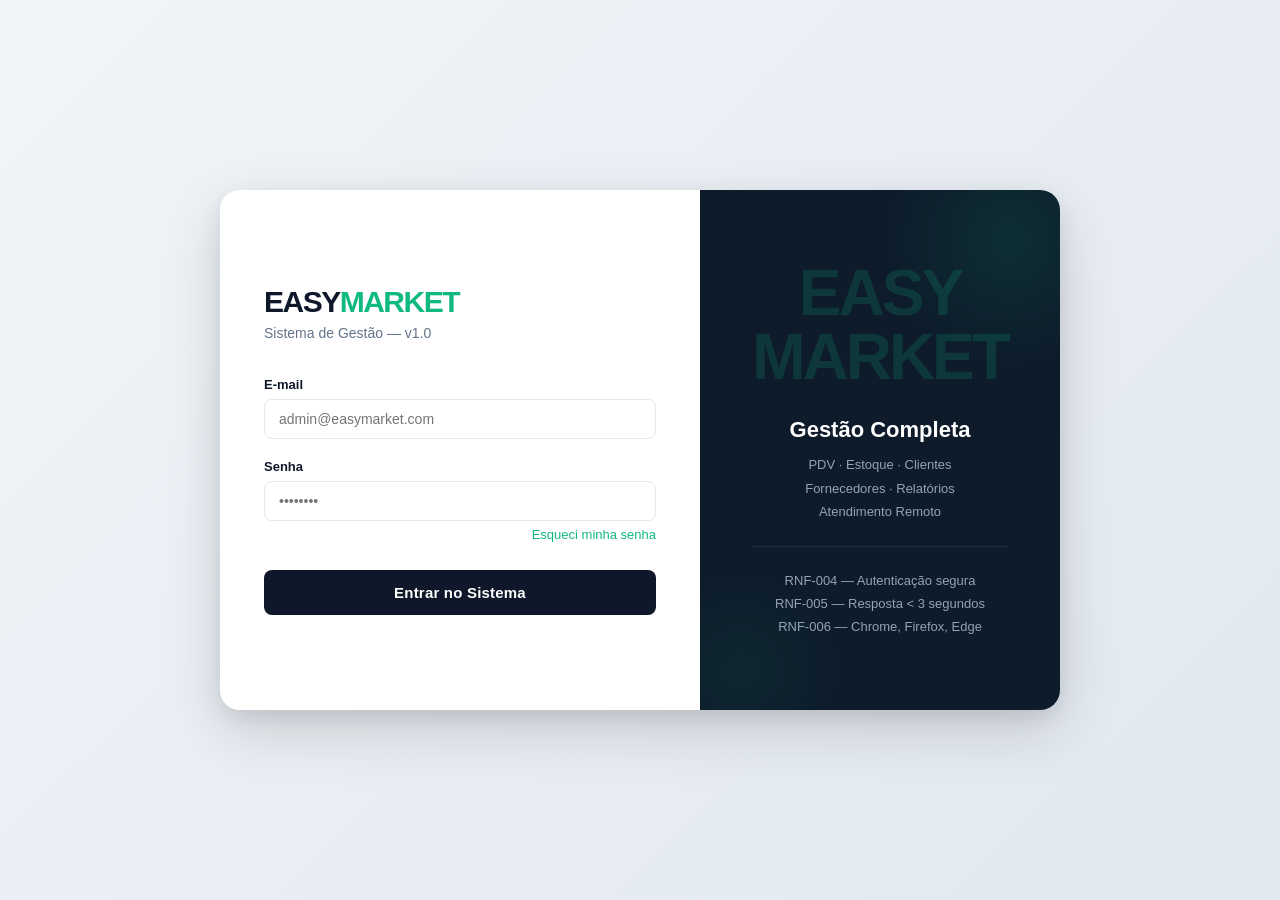
<file: src/main/resources/static/index.html>
<!DOCTYPE html>
<html lang="pt-BR">
<head>
  <meta charset="UTF-8">
  <meta name="viewport" content="width=device-width, initial-scale=1.0">
  <title>EasyMarket — Login</title>
  <link rel="stylesheet" href="styles.css">
</head>
<body class="login-body">

<div class="login-wrap">
  <div class="login-form-panel">
    <div class="login-logo">
      <span class="logo-easy">EASY</span><span class="logo-market">MARKET</span>
    </div>
    <p class="login-tagline">Sistema de Gestão — v1.0</p>

    <form id="loginForm">
      <div class="form-group">
        <label for="loginEmail">E-mail</label>
        <input type="email" id="loginEmail" placeholder="admin@easymarket.com" autocomplete="email" required>
      </div>
      <div class="form-group">
        <label for="loginPassword">Senha</label>
        <input type="password" id="loginPassword" placeholder="••••••••" autocomplete="current-password" required>
        <a href="#" class="forgot-link">Esqueci minha senha</a>
      </div>
      <button type="submit" class="btn-login" id="btnLogin">Entrar no Sistema</button>
      <div id="loginError" class="login-error hidden">
        E-mail ou senha inválidos.
      </div>
    </form>
  </div>

  <div class="login-promo">
    <div class="promo-inner">
      <div class="promo-ghost">EASY<br>MARKET</div>
      <h2>Gestão Completa</h2>
      <p>PDV · Estoque · Clientes<br>Fornecedores · Relatórios<br>Atendimento Remoto</p>
      <hr class="promo-divider">
      <p class="promo-notes">
        RNF-004 — Autenticação segura<br>
        RNF-005 — Resposta &lt; 3 segundos<br>
        RNF-006 — Chrome, Firefox, Edge
      </p>
    </div>
  </div>
</div>

<script>
  const existingUser = sessionStorage.getItem('em_user');
  if (existingUser) {
    try {
      const u = JSON.parse(existingUser);
      if (u.idFuncionario && u.cargo) window.location.href = 'app.html';
    } catch (_) {}
  }

  const cargoLabels = { GERENTE: 'Gerente', OPERADOR: 'Operador', ESTOQUISTA: 'Estoquista' };

  document.getElementById('loginForm').addEventListener('submit', async function (e) {
    e.preventDefault();
    const email = document.getElementById('loginEmail').value.trim();
    const senha = document.getElementById('loginPassword').value;
    const err = document.getElementById('loginError');
    const btn = document.getElementById('btnLogin');
    err.classList.add('hidden');

    if (!email || !senha) { err.classList.remove('hidden'); return; }

    btn.disabled = true;
    btn.textContent = 'Entrando...';

    try {
      const res = await fetch('/auth/login', {
        method: 'POST',
        headers: { 'Content-Type': 'application/json' },
        body: JSON.stringify({ email, senha })
      });

      if (!res.ok) { err.classList.remove('hidden'); return; }

      const data = await res.json();
      sessionStorage.setItem('em_user', JSON.stringify({
        idFuncionario: data.idFuncionario,
        email: data.email,
        name: data.nome,
        cargo: data.cargo,
        role: cargoLabels[data.cargo] || data.cargo
      }));
      window.location.href = 'app.html';
    } catch (_) {
      err.classList.remove('hidden');
    } finally {
      btn.disabled = false;
      btn.textContent = 'Entrar no Sistema';
    }
  });
</script>
</body>
</html>
</file>
<file: src/main/resources/static/styles.css>
*, *::before, *::after {
  box-sizing: border-box;
  margin: 0;
  padding: 0;
}

:root {
  --sidebar-w: 265px;
  --sidebar-bg: #0d1b2a;
  --sidebar-hover: #1a2d40;
  --sidebar-active-glow: rgba(16, 185, 129, 0.15);

  --accent: #10b981;
  --accent-dark: #059669;
  --accent-light: #d1fae5;
  --accent-glow: rgba(16, 185, 129, 0.2);

  --text-primary: #0f172a;
  --text-secondary: #64748b;
  --text-muted: #94a3b8;

  --bg-page: #f1f5f9;
  --bg-subtle: #f8fafc;
  --card-bg: #ffffff;

  --border: #e2e8f0;
  --border-dark: #cbd5e1;

  --red: #ef4444;
  --red-light: #fee2e2;
  --orange: #f59e0b;
  --orange-light: #fef3c7;
  --blue: #3b82f6;
  --blue-light: #dbeafe;
  --green-light: #dcfce7;

  --radius: 12px;
  --radius-sm: 8px;
  --radius-xs: 6px;

  --shadow-sm: 0 1px 2px rgba(0, 0, 0, 0.05);
  --shadow: 0 2px 8px rgba(0, 0, 0, 0.06), 0 1px 3px rgba(0, 0, 0, 0.04);
  --shadow-md: 0 8px 24px rgba(0, 0, 0, 0.08), 0 3px 8px rgba(0, 0, 0, 0.05);
  --shadow-lg: 0 20px 60px rgba(0, 0, 0, 0.15), 0 8px 20px rgba(0, 0, 0, 0.08);
  --shadow-focus: 0 0 0 3px var(--accent-glow);

  --transition-fast: all .15s ease;
  --transition: all .2s ease;
  --transition-slow: all .3s ease;
}

body {
  font-family: -apple-system, BlinkMacSystemFont, 'Segoe UI', Roboto, sans-serif;
  font-size: 14px;
  color: var(--text-primary);
  background: var(--bg-page);
  -webkit-font-smoothing: antialiased;
}

a {
  text-decoration: none;
  color: inherit;
}

button {
  cursor: pointer;
  font-family: inherit;
  font-size: 14px;
  border: none;
  outline: none;
}

input, select, textarea {
  font-family: inherit;
  font-size: 14px;
  outline: none;
}

.hidden {
  display: none !important;
}


/* ========== LOGIN ========== */

.login-body {
  display: flex;
  align-items: center;
  justify-content: center;
  min-height: 100vh;
  background: linear-gradient(135deg, #f1f5f9 0%, #e2e8f0 100%);
}

.login-wrap {
  display: flex;
  width: 840px;
  min-height: 520px;
  border-radius: 20px;
  overflow: hidden;
  box-shadow: var(--shadow-lg);
}

.login-form-panel {
  flex: 1;
  background: #fff;
  padding: 52px 44px;
  display: flex;
  flex-direction: column;
  justify-content: center;
}

.login-logo {
  font-size: 30px;
  font-weight: 800;
  letter-spacing: -1.5px;
  margin-bottom: 6px;
}

.logo-easy {
  color: var(--text-primary);
}

.logo-market {
  color: var(--accent);
}

.login-tagline {
  color: var(--text-secondary);
  margin-bottom: 36px;
  font-size: 14px;
}

.form-group {
  margin-bottom: 20px;
}

.form-group label {
  display: block;
  font-weight: 600;
  margin-bottom: 7px;
  font-size: 13px;
  color: var(--text-primary);
}

.form-group input,
.form-group select {
  width: 100%;
  padding: 11px 14px;
  border: 1.5px solid var(--border);
  border-radius: var(--radius-sm);
  transition: var(--transition);
  background: #fff;
  color: var(--text-primary);
}

.form-group input:focus,
.form-group select:focus {
  border-color: var(--accent);
  box-shadow: var(--shadow-focus);
}

.forgot-link {
  display: block;
  text-align: right;
  color: var(--accent);
  font-size: 13px;
  margin-top: 6px;
}

.btn-login {
  width: 100%;
  padding: 14px;
  background: var(--text-primary);
  color: #fff;
  border-radius: var(--radius-sm);
  font-weight: 700;
  font-size: 15px;
  margin-top: 8px;
  transition: var(--transition);
  letter-spacing: 0.2px;
}

.btn-login:hover {
  background: #1e293b;
  transform: translateY(-1px);
  box-shadow: 0 4px 12px rgba(15, 23, 42, 0.3);
}

.btn-login:active {
  transform: translateY(0);
}

.login-error {
  margin-top: 14px;
  background: var(--red-light);
  color: #991b1b;
  padding: 10px 14px;
  border-radius: var(--radius-sm);
  font-size: 13px;
  border-left: 3px solid var(--red);
}

.login-promo {
  width: 360px;
  background: var(--sidebar-bg);
  color: #fff;
  display: flex;
  align-items: center;
  justify-content: center;
  padding: 44px;
  position: relative;
  overflow: hidden;
}

.login-promo::before {
  content: '';
  position: absolute;
  top: -80px;
  right: -80px;
  width: 260px;
  height: 260px;
  background: radial-gradient(circle, rgba(16,185,129,.12) 0%, transparent 70%);
  border-radius: 50%;
}

.login-promo::after {
  content: '';
  position: absolute;
  bottom: -60px;
  left: -60px;
  width: 200px;
  height: 200px;
  background: radial-gradient(circle, rgba(16,185,129,.08) 0%, transparent 70%);
  border-radius: 50%;
}

.promo-inner {
  text-align: center;
  position: relative;
  z-index: 1;
}

.promo-ghost {
  font-size: 64px;
  font-weight: 900;
  color: rgba(16, 185, 129, 0.18);
  line-height: 1;
  margin-bottom: 28px;
  letter-spacing: -3px;
}

.promo-inner h2 {
  font-size: 22px;
  font-weight: 700;
  margin-bottom: 10px;
}

.promo-inner p {
  color: var(--text-muted);
  font-size: 13px;
  line-height: 1.8;
}

.promo-divider {
  border: none;
  border-top: 1px solid rgba(255, 255, 255, 0.08);
  margin: 22px 0;
}

.promo-notes {
  font-size: 12px;
  color: #64748b;
  line-height: 1.9;
}


/* ========== LAYOUT ========== */

.app-layout {
  display: flex;
  height: 100vh;
  overflow: hidden;
}


/* ========== SIDEBAR ========== */

.sidebar {
  width: var(--sidebar-w);
  background: var(--sidebar-bg);
  display: flex;
  flex-direction: column;
  flex-shrink: 0;
  border-right: 1px solid rgba(255, 255, 255, 0.04);
}

.sidebar-logo {
  padding: 24px 20px 18px;
  border-bottom: 1px solid rgba(255, 255, 255, 0.06);
}

.sidebar-logo .logo-easy {
  color: #fff;
  font-size: 21px;
  font-weight: 800;
  letter-spacing: -0.5px;
}

.sidebar-logo .logo-market {
  color: var(--accent);
  font-size: 21px;
  font-weight: 800;
}

.sidebar-logo .sidebar-version {
  color: #4a6079;
  font-size: 11px;
  margin-top: 3px;
  letter-spacing: 0.3px;
}

.sidebar-nav {
  flex: 1;
  padding: 14px 10px;
  overflow-y: auto;
}

.sidebar-nav::-webkit-scrollbar {
  width: 4px;
}

.sidebar-nav::-webkit-scrollbar-track {
  background: transparent;
}

.sidebar-nav::-webkit-scrollbar-thumb {
  background: rgba(255,255,255,.08);
  border-radius: 4px;
}

.nav-label {
  font-size: 10px;
  font-weight: 700;
  color: #3d5166;
  letter-spacing: 1.2px;
  padding: 16px 12px 7px;
  text-transform: uppercase;
}

.nav-item {
  display: flex;
  align-items: center;
  justify-content: space-between;
  padding: 9px 14px;
  border-radius: var(--radius-sm);
  color: #7a95ad;
  cursor: pointer;
  transition: var(--transition-fast);
  margin-bottom: 2px;
  font-size: 13.5px;
  font-weight: 500;
}

.nav-item:hover {
  background: var(--sidebar-hover);
  color: #e2eaf2;
}

.nav-item.active {
  background: var(--accent);
  color: #fff;
  font-weight: 600;
  box-shadow: 0 2px 8px rgba(16, 185, 129, 0.35);
}

.nav-item .nav-badge {
  background: var(--red);
  color: #fff;
  font-size: 10px;
  font-weight: 700;
  padding: 2px 7px;
  border-radius: 12px;
  min-width: 20px;
  text-align: center;
}

.nav-item.active .nav-badge {
  background: rgba(255, 255, 255, 0.28);
}

.sidebar-user {
  padding: 14px 16px;
  border-top: 1px solid rgba(255, 255, 255, 0.06);
  display: flex;
  align-items: center;
  gap: 10px;
}

.user-avatar {
  width: 36px;
  height: 36px;
  border-radius: 50%;
  background: var(--accent);
  color: #fff;
  font-weight: 700;
  font-size: 14px;
  display: flex;
  align-items: center;
  justify-content: center;
  flex-shrink: 0;
  box-shadow: 0 2px 6px rgba(16, 185, 129, 0.4);
}

.user-name {
  color: #e2eaf2;
  font-weight: 600;
  font-size: 13px;
  white-space: nowrap;
  overflow: hidden;
  text-overflow: ellipsis;
}

.user-role {
  color: #4a6079;
  font-size: 11px;
  margin-top: 1px;
}


/* ========== CONTEÚDO PRINCIPAL ========== */

.main-content {
  flex: 1;
  display: flex;
  flex-direction: column;
  overflow: hidden;
  background: var(--bg-page);
}

.page-header {
  display: flex;
  align-items: center;
  justify-content: space-between;
  padding: 18px 28px;
  background: var(--card-bg);
  border-bottom: 1px solid var(--border);
  flex-shrink: 0;
  box-shadow: 0 1px 3px rgba(0,0,0,.04);
}

.page-header h1 {
  font-size: 20px;
  font-weight: 700;
  color: var(--text-primary);
  letter-spacing: -0.3px;
}

.page-header .sub {
  color: var(--text-secondary);
  font-size: 13px;
  margin-top: 3px;
}

.header-actions {
  display: flex;
  align-items: center;
  gap: 10px;
}

.page-body {
  flex: 1;
  overflow-y: auto;
  padding: 24px 28px;
}

.page-body::-webkit-scrollbar {
  width: 6px;
}

.page-body::-webkit-scrollbar-track {
  background: transparent;
}

.page-body::-webkit-scrollbar-thumb {
  background: var(--border-dark);
  border-radius: 6px;
}

.page {
  display: none;
  flex-direction: column;
  height: 100%;
}

.page.active {
  display: flex;
}


/* ========== BOTÕES ========== */

.btn {
  display: inline-flex;
  align-items: center;
  gap: 6px;
  padding: 9px 18px;
  border-radius: var(--radius-sm);
  font-weight: 600;
  transition: var(--transition);
  white-space: nowrap;
  letter-spacing: 0.1px;
}

.btn:active {
  transform: scale(0.97);
}

.btn-primary {
  background: var(--text-primary);
  color: #fff;
  box-shadow: 0 1px 3px rgba(15, 23, 42, 0.25);
}

.btn-primary:hover {
  background: #1e293b;
  box-shadow: 0 3px 8px rgba(15, 23, 42, 0.3);
  transform: translateY(-1px);
}

.btn-green {
  background: var(--accent);
  color: #fff;
  box-shadow: 0 1px 3px rgba(16, 185, 129, 0.3);
}

.btn-green:hover {
  background: var(--accent-dark);
  box-shadow: 0 3px 8px rgba(16, 185, 129, 0.4);
  transform: translateY(-1px);
}

.btn-outline {
  background: #fff;
  color: var(--text-primary);
  border: 1.5px solid var(--border);
}

.btn-outline:hover {
  border-color: var(--border-dark);
  background: var(--bg-subtle);
}

.btn-danger {
  background: var(--red-light);
  color: var(--red);
  border: 1px solid #fecaca;
}

.btn-danger:hover {
  background: #fecaca;
  border-color: #fca5a5;
}

.btn-sm {
  padding: 6px 13px;
  font-size: 12px;
}

.btn-icon {
  padding: 7px;
  border-radius: 7px;
  background: var(--bg-page);
  color: var(--text-secondary);
  border: 1px solid var(--border);
  transition: var(--transition-fast);
}

.btn-icon:hover {
  background: var(--border);
  color: var(--text-primary);
}


/* ========== INPUTS ========== */

.search-input {
  padding: 9px 14px;
  border: 1.5px solid var(--border);
  border-radius: var(--radius-sm);
  width: 220px;
  transition: var(--transition);
  background: #fff;
}

.search-input:focus {
  border-color: var(--accent);
  box-shadow: var(--shadow-focus);
  width: 260px;
}


/* ========== CARDS ========== */

.card {
  background: var(--card-bg);
  border-radius: var(--radius);
  border: 1px solid var(--border);
  box-shadow: var(--shadow);
}

.card-body {
  padding: 20px;
}


/* ========== DASHBOARD - STATS ========== */

.stats-grid {
  display: grid;
  grid-template-columns: repeat(4, 1fr);
  gap: 16px;
  margin-bottom: 22px;
}

.stat-card {
  background: var(--card-bg);
  border: 1px solid var(--border);
  border-radius: var(--radius);
  padding: 20px 22px;
  box-shadow: var(--shadow);
  transition: var(--transition);
  position: relative;
  overflow: hidden;
}

.stat-card::before {
  content: '';
  position: absolute;
  top: 0;
  left: 0;
  width: 3px;
  height: 100%;
  background: var(--accent);
  border-radius: 3px 0 0 3px;
}

.stat-card:hover {
  transform: translateY(-2px);
  box-shadow: var(--shadow-md);
  border-color: var(--border-dark);
}

.stat-label {
  font-size: 12px;
  color: var(--text-secondary);
  font-weight: 500;
  margin-bottom: 10px;
  text-transform: uppercase;
  letter-spacing: 0.5px;
}

.stat-value {
  font-size: 28px;
  font-weight: 800;
  line-height: 1;
  letter-spacing: -0.5px;
  color: var(--text-primary);
}

.stat-value.danger {
  color: var(--red);
}

.stat-sub {
  font-size: 12px;
  color: var(--text-secondary);
  margin-top: 8px;
}

.stat-sub.up {
  color: var(--accent);
  font-weight: 500;
}

.stat-sub.danger {
  color: var(--red);
}


/* ========== DASHBOARD - GRÁFICOS ========== */

.chart-grid {
  display: grid;
  grid-template-columns: 1fr 290px;
  gap: 16px;
  margin-bottom: 22px;
}

.chart-card {
  background: var(--card-bg);
  border: 1px solid var(--border);
  border-radius: var(--radius);
  padding: 22px;
  box-shadow: var(--shadow);
}

.chart-title {
  font-weight: 700;
  margin-bottom: 18px;
  font-size: 14px;
  color: var(--text-primary);
}

.bar-chart {
  display: flex;
  align-items: flex-end;
  gap: 6px;
  height: 130px;
}

.bar-wrap {
  flex: 1;
  display: flex;
  flex-direction: column;
  align-items: center;
  gap: 6px;
  height: 100%;
}

.bar {
  width: 100%;
  border-radius: 5px 5px 0 0;
  background: #e2e8f0;
  transition: var(--transition-slow);
  min-height: 4px;
}

.bar.today {
  background: var(--accent);
  box-shadow: 0 2px 6px rgba(16, 185, 129, 0.35);
}

.bar-label {
  font-size: 10px;
  color: var(--text-muted);
  font-weight: 500;
}

.payment-methods {
  display: flex;
  flex-direction: column;
  gap: 18px;
}

.payment-row {
  display: flex;
  flex-direction: column;
  gap: 6px;
}

.payment-name-row {
  display: flex;
  justify-content: space-between;
  font-size: 13px;
}

.payment-name {
  font-weight: 500;
  color: var(--text-secondary);
}

.payment-pct {
  font-weight: 700;
  color: var(--text-primary);
}

.payment-bar-bg {
  height: 7px;
  background: var(--bg-page);
  border-radius: 4px;
  overflow: hidden;
}

.payment-bar-fill {
  height: 100%;
  border-radius: 4px;
  transition: width .5s ease;
}


/* ========== TABELAS ========== */

.table-card {
  background: var(--card-bg);
  border: 1px solid var(--border);
  border-radius: var(--radius);
  box-shadow: var(--shadow);
  overflow: hidden;
}

.table-header {
  display: flex;
  align-items: center;
  justify-content: space-between;
  padding: 16px 22px;
  border-bottom: 1px solid var(--border);
  background: var(--bg-subtle);
}

.table-title {
  font-weight: 700;
  font-size: 14px;
  color: var(--text-primary);
}

.table-link {
  color: var(--accent);
  font-size: 13px;
  font-weight: 500;
  transition: var(--transition-fast);
}

.table-link:hover {
  text-decoration: underline;
}

table {
  width: 100%;
  border-collapse: collapse;
}

th {
  font-size: 11px;
  font-weight: 700;
  color: var(--text-muted);
  letter-spacing: 0.6px;
  text-transform: uppercase;
  padding: 11px 20px;
  text-align: left;
  border-bottom: 1px solid var(--border);
  background: var(--bg-subtle);
}

td {
  padding: 14px 20px;
  border-bottom: 1px solid var(--border);
  font-size: 13px;
  color: var(--text-primary);
  vertical-align: middle;
}

tr:last-child td {
  border-bottom: none;
}

tr:hover td {
  background: #f8fafc;
}


/* ========== BADGES ========== */

.badge {
  display: inline-flex;
  align-items: center;
  padding: 3px 10px;
  border-radius: 20px;
  font-size: 11.5px;
  font-weight: 600;
  white-space: nowrap;
}

.badge-green {
  background: var(--green-light);
  color: #166534;
}

.badge-red {
  background: var(--red-light);
  color: #991b1b;
}

.badge-orange {
  background: var(--orange-light);
  color: #92400e;
}

.badge-blue {
  background: var(--blue-light);
  color: #1e40af;
}

.badge-gray {
  background: #f1f5f9;
  color: #475569;
  border: 1px solid var(--border);
}

.badge-pink {
  background: #fce7f3;
  color: #9d174d;
}

.badge-purple {
  background: #ede9fe;
  color: #5b21b6;
}

.badge-yellow {
  background: #fefce8;
  color: #a16207;
  border: 1px solid #fef08a;
}

.cat-tag {
  display: inline-block;
  padding: 3px 10px;
  border-radius: 20px;
  font-size: 12px;
  font-weight: 500;
}

.avatar {
  width: 34px;
  height: 34px;
  border-radius: 50%;
  display: inline-flex;
  align-items: center;
  justify-content: center;
  font-size: 12px;
  font-weight: 700;
  flex-shrink: 0;
}


/* ========== CARDS DE FORNECEDOR ========== */

.suppliers-grid {
  display: grid;
  grid-template-columns: repeat(auto-fill, minmax(340px, 1fr));
  gap: 16px;
}

.supplier-card {
  background: var(--card-bg);
  border: 1px solid var(--border);
  border-radius: var(--radius);
  padding: 22px;
  box-shadow: var(--shadow);
  transition: var(--transition);
}

.supplier-card:hover {
  border-color: var(--border-dark);
  box-shadow: var(--shadow-md);
  transform: translateY(-2px);
}

.supplier-header {
  display: flex;
  justify-content: space-between;
  align-items: flex-start;
  margin-bottom: 14px;
}

.supplier-name {
  font-weight: 700;
  font-size: 15px;
  color: var(--text-primary);
}

.supplier-cnpj {
  color: var(--text-muted);
  font-size: 12px;
  margin-top: 3px;
}

.supplier-detail {
  color: var(--text-secondary);
  font-size: 13px;
  margin-bottom: 5px;
}

.supplier-actions {
  display: grid;
  grid-template-columns: 1fr 1fr;
  gap: 8px;
  margin-top: 18px;
}


/* ========== ESTOQUE ========== */

.stock-alert {
  background: #fffbeb;
  border: 1px solid #fef08a;
  border-left: 4px solid var(--orange);
  color: #92400e;
  border-radius: var(--radius-sm);
  padding: 12px 16px;
  font-size: 13px;
  margin-bottom: 16px;
  font-weight: 500;
}

.progress-bar-bg {
  height: 8px;
  background: var(--bg-page);
  border-radius: 5px;
  min-width: 120px;
  overflow: hidden;
  border: 1px solid var(--border);
}

.progress-bar-fill {
  height: 100%;
  border-radius: 5px;
  transition: width .4s ease;
}


/* ========== PDV ========== */

.pdv-layout {
  display: grid;
  grid-template-columns: 1fr 305px;
  gap: 0;
  flex: 1;
  overflow: hidden;
}

.pdv-products {
  padding: 20px;
  overflow-y: auto;
}

.pdv-products::-webkit-scrollbar {
  width: 6px;
}

.pdv-products::-webkit-scrollbar-thumb {
  background: var(--border-dark);
  border-radius: 6px;
}

.pdv-cart {
  background: var(--card-bg);
  border-left: 1px solid var(--border);
  display: flex;
  flex-direction: column;
}

.filter-tabs {
  display: flex;
  gap: 6px;
  margin-bottom: 16px;
  flex-wrap: wrap;
}

.filter-tab {
  padding: 6px 16px;
  border-radius: 20px;
  font-size: 13px;
  font-weight: 500;
  border: 1.5px solid var(--border);
  background: #fff;
  cursor: pointer;
  transition: var(--transition-fast);
  color: var(--text-secondary);
}

.filter-tab.active {
  background: var(--text-primary);
  color: #fff;
  border-color: var(--text-primary);
}

.filter-tab:hover:not(.active) {
  border-color: var(--border-dark);
  color: var(--text-primary);
  background: var(--bg-subtle);
}

.product-grid {
  display: grid;
  grid-template-columns: repeat(auto-fill, minmax(180px, 1fr));
  gap: 12px;
}

.product-card {
  background: var(--card-bg);
  border: 1.5px solid var(--border);
  border-radius: var(--radius);
  padding: 16px;
  cursor: pointer;
  transition: var(--transition);
}

.product-card:hover {
  border-color: var(--accent);
  box-shadow: 0 0 0 3px var(--accent-glow);
  transform: translateY(-2px);
}

.product-card:active {
  transform: scale(0.97);
}

.product-card-name {
  font-weight: 600;
  margin-bottom: 4px;
  font-size: 13.5px;
}

.product-card-meta {
  font-size: 12px;
  color: var(--text-secondary);
  margin-bottom: 10px;
}

.product-card-price {
  font-size: 16px;
  font-weight: 800;
  color: var(--accent);
  letter-spacing: -0.3px;
}

.cart-header {
  padding: 16px 18px;
  border-bottom: 1px solid var(--border);
  font-weight: 700;
  font-size: 14px;
  background: var(--bg-subtle);
}

.cart-header span {
  color: var(--accent);
}

.cart-items {
  flex: 1;
  overflow-y: auto;
  padding: 12px;
}

.cart-items::-webkit-scrollbar {
  width: 4px;
}

.cart-items::-webkit-scrollbar-thumb {
  background: var(--border);
  border-radius: 4px;
}

.cart-empty {
  display: flex;
  align-items: center;
  justify-content: center;
  height: 100%;
  color: var(--text-muted);
  font-size: 13px;
}

.cart-item {
  display: flex;
  justify-content: space-between;
  align-items: center;
  padding: 10px 12px;
  background: var(--bg-subtle);
  border-radius: var(--radius-sm);
  margin-bottom: 8px;
  border: 1px solid var(--border);
  transition: var(--transition-fast);
}

.cart-item:hover {
  border-color: var(--border-dark);
}

.cart-item-name {
  font-weight: 600;
  font-size: 13px;
}

.cart-item-sub {
  font-size: 11px;
  color: var(--text-secondary);
  margin-top: 2px;
}

.cart-item-right {
  display: flex;
  align-items: center;
  gap: 8px;
}

.cart-qty {
  display: flex;
  align-items: center;
  gap: 4px;
}

.qty-btn {
  width: 24px;
  height: 24px;
  border-radius: 5px;
  background: var(--border);
  font-size: 14px;
  font-weight: 700;
  display: flex;
  align-items: center;
  justify-content: center;
  cursor: pointer;
  user-select: none;
  transition: var(--transition-fast);
}

.qty-btn:hover {
  background: var(--border-dark);
}

.qty-val {
  font-weight: 700;
  min-width: 22px;
  text-align: center;
  font-size: 13px;
}

.cart-footer {
  padding: 14px 16px;
  border-top: 1px solid var(--border);
  background: var(--bg-subtle);
}

.cart-total-row {
  display: flex;
  justify-content: space-between;
  font-size: 14px;
  margin-bottom: 14px;
}

.cart-total-label {
  color: var(--text-secondary);
  font-weight: 500;
}

.cart-total-value {
  font-weight: 800;
  font-size: 20px;
  color: var(--text-primary);
  letter-spacing: -0.5px;
}

.payment-btns {
  display: flex;
  gap: 6px;
  margin-bottom: 10px;
}

.pay-btn {
  flex: 1;
  padding: 8px;
  border-radius: var(--radius-sm);
  font-weight: 600;
  font-size: 12px;
  border: 1.5px solid var(--border);
  background: #fff;
  cursor: pointer;
  transition: var(--transition-fast);
  color: var(--text-secondary);
}

.pay-btn.active {
  border-color: var(--accent);
  background: var(--accent-light);
  color: var(--accent-dark);
}

.btn-finalize {
  width: 100%;
  padding: 13px;
  border-radius: var(--radius-sm);
  background: #cbd5e1;
  color: #fff;
  font-weight: 700;
  font-size: 14px;
  transition: var(--transition);
  border: none;
  cursor: pointer;
  letter-spacing: 0.2px;
}

.btn-finalize.ready {
  background: var(--accent);
  box-shadow: 0 2px 8px rgba(16, 185, 129, 0.35);
}

.btn-finalize.ready:hover {
  background: var(--accent-dark);
  transform: translateY(-1px);
  box-shadow: 0 4px 12px rgba(16, 185, 129, 0.4);
}

.btn-cancel-sale {
  width: 100%;
  padding: 8px;
  background: none;
  border: none;
  color: var(--red);
  font-size: 13px;
  font-weight: 500;
  cursor: pointer;
  margin-top: 6px;
  transition: var(--transition-fast);
}

.btn-cancel-sale:hover {
  text-decoration: underline;
  opacity: 0.8;
}


/* ========== RELATÓRIOS ========== */

.rel-tabs {
  display: flex;
  gap: 6px;
}

.rel-tab {
  padding: 8px 18px;
  border-radius: var(--radius-sm);
  font-weight: 600;
  font-size: 13px;
  border: 1.5px solid var(--border);
  background: #fff;
  cursor: pointer;
  transition: var(--transition-fast);
  color: var(--text-secondary);
}

.rel-tab.active {
  background: var(--text-primary);
  color: #fff;
  border-color: var(--text-primary);
}

.rel-tab:hover:not(.active) {
  border-color: var(--border-dark);
  color: var(--text-primary);
}


/* ========== MODAIS ========== */

.modal-overlay {
  position: fixed;
  inset: 0;
  background: rgba(0, 0, 0, 0.5);
  display: flex;
  align-items: center;
  justify-content: center;
  z-index: 1000;
  backdrop-filter: blur(2px);
  animation: fadeInOverlay .15s ease;
}

@keyframes fadeInOverlay {
  from { opacity: 0; }
  to { opacity: 1; }
}

.modal {
  background: #fff;
  border-radius: 16px;
  width: 490px;
  max-width: calc(100vw - 32px);
  max-height: 90vh;
  overflow-y: auto;
  box-shadow: var(--shadow-lg);
  animation: slideInModal .2s ease;
}

@keyframes slideInModal {
  from { opacity: 0; transform: translateY(-12px) scale(0.97); }
  to   { opacity: 1; transform: translateY(0) scale(1); }
}

.modal-header {
  display: flex;
  align-items: center;
  justify-content: space-between;
  padding: 20px 24px;
  border-bottom: 1px solid var(--border);
  background: var(--bg-subtle);
  border-radius: 16px 16px 0 0;
}

.modal-title {
  font-weight: 700;
  font-size: 16px;
  color: var(--text-primary);
}

.modal-close {
  background: var(--bg-page);
  border: 1px solid var(--border);
  width: 28px;
  height: 28px;
  border-radius: 50%;
  display: flex;
  align-items: center;
  justify-content: center;
  font-size: 16px;
  color: var(--text-secondary);
  cursor: pointer;
  transition: var(--transition-fast);
  line-height: 1;
}

.modal-close:hover {
  background: var(--red-light);
  border-color: #fecaca;
  color: var(--red);
}

.modal-body {
  padding: 24px;
}

.modal-footer {
  padding: 16px 24px;
  border-top: 1px solid var(--border);
  display: flex;
  justify-content: flex-end;
  gap: 10px;
  background: var(--bg-subtle);
  border-radius: 0 0 16px 16px;
}

.modal .form-group label {
  font-size: 12px;
  font-weight: 600;
  color: var(--text-secondary);
  margin-bottom: 6px;
  text-transform: uppercase;
  letter-spacing: 0.3px;
}

.modal .form-group input,
.modal .form-group select {
  width: 100%;
  padding: 10px 13px;
  border: 1.5px solid var(--border);
  border-radius: var(--radius-sm);
  background: #fff;
  color: var(--text-primary);
  transition: var(--transition);
}

.modal .form-group input:focus,
.modal .form-group select:focus {
  border-color: var(--accent);
  box-shadow: var(--shadow-focus);
}

.modal .form-group input[readonly] {
  background: var(--bg-subtle);
  color: var(--text-secondary);
  cursor: not-allowed;
}

.form-row {
  display: grid;
  grid-template-columns: 1fr 1fr;
  gap: 14px;
}


/* ========== TOASTS ========== */

.toast {
  position: fixed;
  bottom: 24px;
  right: 24px;
  background: var(--text-primary);
  color: #fff;
  padding: 13px 22px;
  border-radius: 12px;
  font-size: 13px;
  font-weight: 500;
  box-shadow: var(--shadow-md);
  z-index: 2000;
  animation: slideUpToast .25s ease;
  max-width: 320px;
  border-left: 4px solid rgba(255,255,255,.3);
}

.toast.success {
  background: var(--accent-dark);
  border-left-color: rgba(255,255,255,.4);
}

.toast.error {
  background: var(--red);
  border-left-color: rgba(255,255,255,.4);
}

@keyframes slideUpToast {
  from { opacity: 0; transform: translateY(16px); }
  to   { opacity: 1; transform: translateY(0); }
}


/* ========== ESTADOS VAZIOS / LOADING ========== */

.loading {
  display: flex;
  align-items: center;
  justify-content: center;
  padding: 48px;
  color: var(--text-muted);
  font-size: 13px;
}

.empty-state {
  text-align: center;
  padding: 52px 24px;
  color: var(--text-muted);
}

.empty-state .empty-icon {
  font-size: 40px;
  margin-bottom: 14px;
  opacity: 0.7;
}

.empty-state p {
  font-size: 14px;
  line-height: 1.6;
}
</file>
